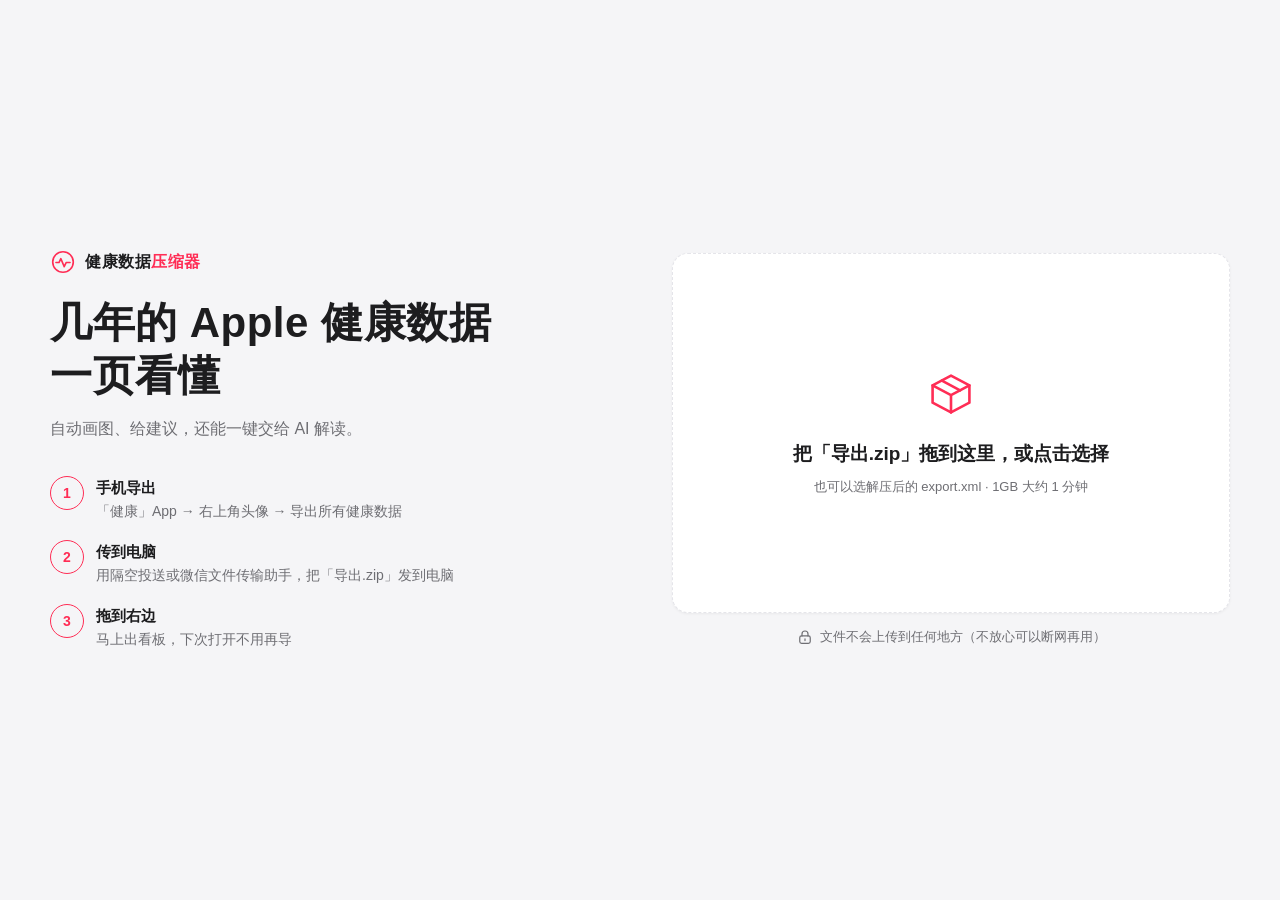
<file: index.html>
<!DOCTYPE html>
<html lang="zh-CN">
<head>
<meta charset="UTF-8">
<meta name="viewport" content="width=device-width, initial-scale=1">
<title>健康数据压缩器 · 我的健康看板</title>
<style>
  /* 主题变量：换风格只改这一段（design/ 里的 5 款就是覆盖这些变量和少量结构） */
  :root {
    --bg:#f5f5f7; --panel:#fff; --tile:#f5f5f7; --ink:#1d1d1f; --sub:#6e6e73; --mute:#aeaeb2; --line:#e5e5ea;
    --accent:#ff2d55; --on-accent:#fff; --accent-soft:#ffe8ee; --accent-ink:#d6204a;
    --data:#2f6fdb; --good:#1f9d55; --good-ink:#177a43; --good-soft:#e3f4ea; --warn:#f0a020; --bad:#d4382c; --bad-ink:#c0352b; --bad-soft:#fde8e6;
    --grid:#e2e2e8; --band:rgba(255,255,255,.7); --track:#e2e2e8; --flat-soft:#e9e9ee;
    --r:16px; --r2:12px; --rb:9px; --shadow:0 1px 3px rgba(0,0,0,.05); --border:0 solid transparent;
    --font:-apple-system,BlinkMacSystemFont,"PingFang SC","Microsoft YaHei",sans-serif;
    --display:var(--font); --num:var(--font); --num-w:700; --h-w:700;
    --topbg:rgba(245,245,247,.88); --side-bg:#fff; --side:248px; --tip:#1d1d1f;
  }
  * { box-sizing:border-box; }
  html { scroll-behavior:smooth; }
  body { margin:0; background:var(--bg); color:var(--ink); font:14px/1.6 var(--font); -webkit-font-smoothing:antialiased; }
  .hide { display:none !important; }
  .ic { display:inline-block; width:18px; height:18px; fill:none; stroke:currentColor; stroke-width:1.6; stroke-linecap:round; stroke-linejoin:round; flex:none; vertical-align:-4px; }
  .logo { display:flex; align-items:center; gap:9px; font-size:16px; font-weight:var(--h-w); letter-spacing:.5px; font-family:var(--display); }
  .logo .ic { width:26px; height:26px; color:var(--accent); stroke-width:1.5; }
  .logo span { color:var(--accent); }
  .num { font-family:var(--num); font-variant-numeric:tabular-nums; }
  button, .btn { font:inherit; font-weight:600; border:1px solid var(--accent); border-radius:var(--rb); padding:8px 16px; cursor:pointer; background:var(--accent); color:var(--on-accent); text-decoration:none; white-space:nowrap; display:inline-flex; align-items:center; gap:7px; }
  .btn.ghost, button.ghost { background:transparent; color:var(--ink); border-color:var(--line); }
  button .ic, .btn .ic { width:16px; height:16px; }
  select { font:inherit; padding:6px 10px; border-radius:var(--rb); border:1px solid var(--line); background:var(--panel); color:var(--ink); }
  .eb { display:none; }

  /* ---------- 导入页：左边说明，右边拖放区 ---------- */
  #landing { min-height:100vh; display:grid; place-items:center; padding:40px; background:var(--bg); }
  .land { width:min(1180px,100%); display:grid; grid-template-columns:1fr 1fr; gap:64px; align-items:center; }
  .land h1 { font-size:42px; line-height:1.25; margin:22px 0 14px; letter-spacing:.5px; font-family:var(--display); font-weight:var(--h-w); }
  .lead { color:var(--sub); font-size:16px; margin:0 0 34px; }
  .steps { margin:0; padding:0; list-style:none; counter-reset:s; display:grid; gap:18px; }
  .steps li { counter-increment:s; display:grid; grid-template-columns:32px 1fr; gap:14px; color:var(--sub); }
  .steps li::before { content:counter(s); width:32px; height:32px; border-radius:50%; border:1px solid var(--accent); color:var(--accent); display:grid; place-items:center; font-weight:600; font-family:var(--num); }
  .steps b { color:var(--ink); display:block; font-size:15px; }
  #drop { border:1.5px dashed var(--line); border-radius:var(--r); min-height:360px; display:grid; place-content:center; justify-items:center; text-align:center; gap:8px; cursor:pointer; transition:.2s; background:var(--panel); padding:30px; box-shadow:var(--shadow); }
  #drop:hover, #drop.over { border-color:var(--accent); background:var(--accent-soft); }
  #drop .ic { width:52px; height:52px; stroke-width:1.2; color:var(--accent); margin-bottom:8px; }
  #drop .big { font-size:19px; font-weight:600; }
  #drop .small { color:var(--sub); font-size:13px; }
  .privacy { font-size:13px; color:var(--sub); text-align:center; margin-top:14px; display:flex; justify-content:center; align-items:center; gap:6px; }
  .privacy a { color:var(--ink); }
  .err { color:var(--bad-ink); background:var(--bad-soft); border-radius:var(--r2); padding:14px 18px; margin-top:14px; display:none; }
  #prog { background:var(--panel); border:var(--border); border-radius:var(--r); padding:28px; box-shadow:var(--shadow); }
  #prog h2 { margin:0; font-size:18px; }
  .bar { height:6px; background:var(--track); border-radius:3px; overflow:hidden; margin:16px 0 8px; }
  .bar i { display:block; height:100%; width:0; background:var(--accent); transition:width .2s; }
  #progText { font-size:13px; color:var(--sub); font-variant-numeric:tabular-nums; }

  /* ---------- 看板：左侧栏 + 右侧主区 ---------- */
  #result { display:grid; grid-template-columns:var(--side) 1fr; min-height:100vh; }
  .side { position:sticky; top:0; height:100vh; background:var(--side-bg); border-right:1px solid var(--line); padding:24px 16px; display:flex; flex-direction:column; gap:26px; }
  .side nav { display:grid; gap:2px; }
  .side nav a { display:flex; align-items:center; gap:11px; padding:9px 12px; border-radius:var(--rb); color:var(--sub); text-decoration:none; font-weight:500; transition:.15s; }
  .side nav a:hover { color:var(--ink); background:var(--tile); }
  .side nav a.on { background:var(--accent-soft); color:var(--accent-ink); font-weight:600; }
  .side-foot { margin-top:auto; display:grid; gap:14px; }
  .stats { display:grid; grid-template-columns:1fr 1fr; gap:8px; }
  .stat { background:var(--tile); border-radius:var(--r2); padding:8px 10px; }
  .stat .v { font-size:16px; font-weight:var(--num-w); font-family:var(--num); font-variant-numeric:tabular-nums; }
  .stat .l { font-size:11px; color:var(--sub); }
  .stat .v span { display:none; }
  .stat.wide { grid-column:span 2; }
  .stat.wide .v { display:flex; align-items:baseline; gap:6px; }
  .stat.wide .v span { display:inline; font-size:12px; font-weight:500; color:var(--sub); font-family:var(--font); }
  .stat.wide .v em { margin-left:auto; font-style:normal; font-size:13px; color:var(--data); }
  .sbar { height:4px; background:var(--track); border-radius:2px; margin:5px 0 4px; overflow:hidden; }
  .sbar i { display:block; height:100%; background:var(--data); border-radius:2px; }
  .memo { display:grid; gap:4px; font-size:12px; color:var(--sub); }
  .memo span { display:flex; gap:6px; align-items:flex-start; }
  .memo .ic { width:14px; height:14px; margin-top:2px; }
  .memo a { color:var(--ink); font-weight:600; }

  .main { min-width:0; padding:0 28px 40px; }
  .top { position:sticky; top:0; z-index:5; display:flex; justify-content:space-between; align-items:center; gap:20px; padding:18px 0 14px; background:var(--topbg); backdrop-filter:blur(14px); -webkit-backdrop-filter:blur(14px); }
  .tt { font-size:22px; margin:0; font-family:var(--display); font-weight:var(--h-w); }
  .top .sub { color:var(--sub); font-size:13px; }
  .tools { display:flex; align-items:center; gap:10px; }
  .seg { display:flex; padding:3px; gap:2px; background:#e8e8ed; border-radius:10px; }
  .seg button { background:none; border:0; color:var(--sub); font-weight:500; padding:6px 14px; border-radius:8px; transition:.15s; }
  .seg button:hover { color:var(--ink); }
  .seg button.on { background:var(--panel); color:var(--ink); font-weight:600; box-shadow:0 1px 3px rgba(0,0,0,.1), 0 0 0 .5px rgba(0,0,0,.04); }
  section.card { background:var(--panel); border:var(--border); border-radius:var(--r); padding:22px 24px; margin-bottom:18px; box-shadow:var(--shadow); scroll-margin-top:80px; }
  .sh { display:flex; align-items:baseline; gap:14px; flex-wrap:wrap; margin-bottom:16px; }
  h2 { font-size:17px; margin:0; font-family:var(--display); font-weight:var(--h-w); }
  .cap { font-size:12px; color:var(--sub); }
  .note { font-size:12px; color:var(--sub); background:var(--tile); border-radius:8px; padding:6px 10px; margin:-6px 0 12px; display:inline-block; }
  .duo { display:grid; grid-template-columns:2fr 1fr; gap:18px; }
  .duo:has(#sec-sleep.hide), .duo:has(#sec-train.hide) { grid-template-columns:1fr; }

  /* 建议 */
  #advice h3 { font-size:13px; color:var(--sub); font-weight:600; margin:0 0 10px; }
  .adv { display:grid; grid-template-columns:1fr 340px; gap:20px; align-items:start; }
  .adv-main { display:grid; gap:18px; min-width:0; }
  .row3 { display:grid; grid-template-columns:repeat(auto-fit,minmax(220px,1fr)); gap:12px; }
  .ad { background:var(--tile); border-radius:var(--r2); padding:16px 18px; border-left:3px solid var(--mute); }
  .ad.bad { border-left-color:var(--bad); background:var(--bad-soft); }
  .ad.warn { border-left-color:var(--warn); }
  .ad.pat { border-left-color:var(--data); }
  .adt { font-weight:600; font-size:15px; display:flex; align-items:center; gap:7px; }
  .adt .ic { color:var(--data); }
  .ad.bad .adt .ic { color:var(--bad); }
  .adb { font-size:28px; font-weight:var(--num-w); font-family:var(--num); font-variant-numeric:tabular-nums; margin-top:4px; line-height:1.3; }
  .ads { font-size:12px; color:var(--sub); }
  .ada { font-size:13px; margin-top:12px; display:flex; gap:7px; align-items:flex-start; }
  .ada .ic { width:15px; height:15px; margin-top:2px; color:var(--accent); }
  .gg { position:relative; height:6px; background:var(--track); border-radius:3px; margin:14px 0 24px; }
  .gg i { position:absolute; left:0; top:0; bottom:0; background:var(--warn); border-radius:3px; }
  .gg b { position:absolute; top:-5px; width:2px; height:16px; background:var(--good); }
  .gg span { position:absolute; top:12px; transform:translateX(-50%); font-size:11px; color:var(--good-ink); white-space:nowrap; }
  .adv-side { display:grid; gap:18px; align-content:start; }
  .li { display:grid; grid-template-columns:8px 1fr auto; gap:10px; align-items:center; padding:10px 12px; background:var(--tile); border-radius:var(--r2); margin-bottom:6px; }
  .li > i { width:7px; height:7px; border-radius:50%; background:var(--warn); }
  .li.good > i { background:var(--good); }
  .li b { display:block; font-size:13px; font-weight:600; }
  .li span { font-size:12px; color:var(--sub); }
  .li em { font-style:normal; font-weight:var(--num-w); font-family:var(--num); font-variant-numeric:tabular-nums; }
  .li.good em { color:var(--good-ink); }
  .pats { display:grid; grid-template-columns:repeat(auto-fit,minmax(300px,1fr)); gap:12px; }
  .pg { display:grid; grid-template-columns:auto 1fr 1fr; gap:6px 10px; align-items:center; margin-top:10px; font-size:13px; }
  .pg .dl { display:block; font-size:11px; color:var(--data); font-weight:600; }
  .pg b { font-size:12px; color:var(--sub); font-weight:500; }
  .pb { position:relative; height:22px; background:var(--track); border-radius:5px; overflow:hidden; }
  .pb i { position:absolute; left:0; top:0; bottom:0; background:var(--mute); }
  .pb.win i { background:var(--data); }
  .pb em { position:absolute; left:8px; top:2px; font-style:normal; font-weight:600; font-size:12px; color:#fff; text-shadow:0 0 3px rgba(0,0,0,.3); font-family:var(--num); }

  /* 趋势 */
  .lg { display:inline-flex; align-items:center; gap:6px; margin-right:12px; }
  .lg i { display:inline-block; width:20px; }
  .l-thick { border-top:3px solid var(--data); }
  .l-thin { border-top:1.5px solid var(--data); opacity:.4; }
  .l-dash { border-top:2px dashed var(--good); }
  .trends { display:grid; grid-template-columns:repeat(3,minmax(0,1fr)); gap:12px; }
  .m { background:var(--tile); border-radius:var(--r2); padding:16px 16px 6px; min-width:0; transition:box-shadow .15s, background .15s; }
  .m:hover, .ad:hover, .li:hover { background:var(--panel); box-shadow:0 0 0 1px var(--line), 0 6px 20px rgba(0,0,0,.06); }
  .ad, .li { transition:box-shadow .15s, background .15s; }
  .mh { display:flex; justify-content:space-between; align-items:flex-start; gap:8px; }
  .mh b { font-size:15px; font-weight:600; }
  .u { font-size:12px; color:var(--sub); margin-left:6px; }
  .badge { font-size:12px; font-weight:600; padding:2px 9px; border-radius:20px; white-space:nowrap; }
  .badge.good { background:var(--good-soft); color:var(--good-ink); }
  .badge.bad { background:var(--bad-soft); color:var(--bad-ink); }
  .badge.flat { background:var(--flat-soft); color:var(--sub); }
  .big { font-size:28px; font-weight:var(--num-w); font-family:var(--num); font-variant-numeric:tabular-nums; margin:6px 0 2px; line-height:1.3; }
  .big span { font-size:12px; font-weight:400; color:var(--sub); margin-left:6px; font-family:var(--font); }
  .big small { display:block; font-size:12px; font-weight:400; color:var(--sub); font-family:var(--font); }
  .plot, #sleepPlot { width:100%; }
  .m { display:flex; flex-direction:column; }
  .m .plot { margin-top:auto; }
  .mean { display:flex; gap:8px; align-items:flex-start; font-size:12px; line-height:1.55; color:var(--ink); margin:8px 0 6px; }
  .mean em { display:block; font-style:normal; color:var(--sub); }
  .lv { flex:none; font-size:11px; font-weight:600; padding:1px 7px; border-radius:5px; margin-top:1px; }
  .lv.good { background:var(--good-soft); color:var(--good-ink); }
  .lv.ok { background:var(--flat-soft); color:var(--sub); }
  .lv.warn { background:#fdf0dc; color:#a86500; }
  .lv.bad { background:var(--bad-soft); color:var(--bad-ink); }
  svg { display:block; overflow:visible; }
  svg .ax { font-size:11px; fill:var(--sub); font-family:var(--font); }
  svg .yr { font-size:12px; font-weight:600; fill:var(--ink); font-family:var(--num); }
  svg .nd { font-size:12px; fill:var(--mute); }
  .sb { opacity:.85; transition:opacity .12s; }
  svg.hov .sb { opacity:.25; }
  svg.hov .sb.on { opacity:1; }
  svg .tl { font-size:11px; font-weight:700; fill:var(--ink); font-family:var(--num); paint-order:stroke; stroke:var(--panel); stroke-width:3px; }
  .tgl { font-size:12px; color:var(--good-ink); display:flex; align-items:center; gap:6px; margin-top:2px; }
  .tgl i { width:18px; border-top:2px dashed var(--good); }

  /* 训练 */
  .tr { display:grid; grid-template-columns:92px 1fr auto; align-items:center; gap:10px; padding:6px 8px; margin:0 -8px; border-radius:8px; font-size:13px; transition:background .12s; }
  .tr:hover { background:color-mix(in srgb, var(--data) 6%, transparent); }
  #train:hover .tr:not(:hover) .tb i { opacity:.35; }
  .tb i { transition:opacity .12s; }
  .tb { height:10px; background:var(--tile); border-radius:5px; overflow:hidden; }
  .tb i { display:block; height:100%; background:var(--data); border-radius:5px; }
  .tv { color:var(--sub); font-size:12px; font-variant-numeric:tabular-nums; }
  .tv b { color:var(--ink); font-family:var(--num); }

  /* AI */
  .ai { display:grid; grid-template-columns:1fr auto; gap:16px; align-items:center; }
  .btns { display:flex; flex-wrap:wrap; gap:10px; }
  .opts { display:flex; flex-wrap:wrap; gap:10px 22px; align-items:center; margin-bottom:12px; }
  .opts label { display:flex; align-items:center; gap:7px; cursor:pointer; }
  .optl { color:var(--sub); margin-right:-14px; }
  .seg.sm button { padding:4px 12px; font-size:13px; }
  input[type=checkbox] { appearance:none; -webkit-appearance:none; width:17px; height:17px; margin:0; border:1.5px solid var(--mute); border-radius:5px; background:var(--panel); display:grid; place-items:center; cursor:pointer; transition:.15s; }
  input[type=checkbox]::after { content:""; width:5px; height:9px; border:solid #fff; border-width:0 2px 2px 0; transform:rotate(45deg) translate(-1px,-1px); opacity:0; }
  input[type=checkbox]:checked { background:var(--accent); border-color:var(--accent); }
  input[type=checkbox]:checked::after { opacity:1; }
  details { margin-top:14px; }
  summary { cursor:pointer; color:var(--sub); margin-bottom:12px; }
  textarea { width:100%; height:320px; font:12px/1.5 ui-monospace,Menlo,monospace; border:1px solid var(--line); border-radius:var(--r2); padding:12px; resize:vertical; background:var(--tile); color:var(--ink); }
  textarea:focus { outline:none; border-color:var(--accent); }
  #tip { position:fixed; display:none; pointer-events:none; background:var(--tip); color:#fff; font-size:12px; line-height:1.6; padding:7px 11px; border-radius:8px; z-index:9; box-shadow:0 4px 14px rgba(0,0,0,.18); }

  /* 窄屏退回单栏 */
  @media (max-width:1100px) {
    .land, .adv, .duo, .ai, .pats { grid-template-columns:1fr; }
    .trends { grid-template-columns:repeat(auto-fill,minmax(320px,1fr)); }
    #result { display:block; }
    .side { position:static; height:auto; flex-direction:row; flex-wrap:wrap; align-items:center; border-right:0; border-bottom:1px solid var(--line); }
    .side nav { display:none; }
    .side-foot { margin:0; }
    .top { position:static; flex-wrap:wrap; }
    .main { padding:0 14px 30px; }
  }
</style>
<!--THEME-->
</head>
<body>
<!-- 自己画的线条图标，currentColor 跟随文字颜色 -->
<svg width="0" height="0" style="position:absolute" aria-hidden="true"><defs>
  <symbol id="i-logo" viewBox="0 0 24 24"><circle cx="12" cy="12" r="9.5"/><path d="M5.5 12.5h2.8l1.7-3.6 3.1 7.4 1.8-3.8h3.6"/></symbol>
  <symbol id="i-advice" viewBox="0 0 24 24"><path d="M11 3.5l1.8 4.9 4.9 1.8-4.9 1.8L11 16.9l-1.8-4.9-4.9-1.8 4.9-1.8z"/><path d="M18 15.5v5M15.5 18h5"/></symbol>
  <symbol id="i-trend" viewBox="0 0 24 24"><path d="M4 4v16h16"/><path d="M7.5 15.5l3.5-4.2 3 2.6 5-6.4"/><path d="M15.4 7.5H19v3.6"/></symbol>
  <symbol id="i-sleep" viewBox="0 0 24 24"><path d="M19.5 14.6A8 8 0 0 1 9.4 4.5a8 8 0 1 0 10.1 10.1z"/><path d="M15.5 4h3.5l-3.5 4h3.5"/></symbol>
  <symbol id="i-train" viewBox="0 0 24 24"><path d="M12 3.5A8.5 8.5 0 1 1 3.5 12"/><path d="M12 7.2A4.8 4.8 0 1 1 7.2 12"/><circle cx="12" cy="12" r="1.2"/></symbol>
  <symbol id="i-ai" viewBox="0 0 24 24"><path d="M20 12a8 8 0 0 1-11.7 7.1L4 20l1-4.1A8 8 0 1 1 20 12z"/><path d="M12 8.2l.9 2.5 2.5.9-2.5.9-.9 2.5-.9-2.5-2.5-.9 2.5-.9z"/></symbol>
  <symbol id="i-box" viewBox="0 0 24 24"><path d="M3.5 8L12 3.5 20.5 8v8L12 20.5 3.5 16z"/><path d="M3.5 8L12 12.5 20.5 8M12 12.5v8"/><path d="M7.8 5.8l8.4 4.5"/></symbol>
  <symbol id="i-lock" viewBox="0 0 24 24"><rect x="5" y="10.5" width="14" height="10" rx="2.5"/><path d="M8 10.5V8a4 4 0 0 1 8 0v2.5M12 14.5v2.2"/></symbol>
  <symbol id="i-save" viewBox="0 0 24 24"><ellipse cx="12" cy="6" rx="7" ry="2.6"/><path d="M5 6v12c0 1.4 3.1 2.6 7 2.6s7-1.2 7-2.6V6M5 12c0 1.4 3.1 2.6 7 2.6s7-1.2 7-2.6"/></symbol>
  <symbol id="i-warn" viewBox="0 0 24 24"><path d="M12 4l9 15.5H3z"/><path d="M12 10v4.2M12 16.9v.1"/></symbol>
  <symbol id="i-go" viewBox="0 0 24 24"><path d="M5 12h13M13 7l5 5-5 5"/></symbol>
  <symbol id="i-pattern" viewBox="0 0 24 24"><path d="M4 20h16M7.5 20v-6M11.5 20V8M15.5 20v-8.5M19 20V5"/></symbol>
  <symbol id="i-copy" viewBox="0 0 24 24"><rect x="8.5" y="8.5" width="11" height="11" rx="2"/><path d="M15.5 8.5V6A1.5 1.5 0 0 0 14 4.5H6A1.5 1.5 0 0 0 4.5 6v8A1.5 1.5 0 0 0 6 15.5h2.5"/></symbol>
  <symbol id="i-ext" viewBox="0 0 24 24"><path d="M10.5 5H6a1 1 0 0 0-1 1v12a1 1 0 0 0 1 1h12a1 1 0 0 0 1-1v-4.5"/><path d="M14 4h6v6M20 4l-9 9"/></symbol>
  <symbol id="i-down" viewBox="0 0 24 24"><path d="M12 4v11M7.5 10.5L12 15l4.5-4.5M5 19.5h14"/></symbol>
  <symbol id="i-check" viewBox="0 0 24 24"><path d="M5 12.5l4.5 4.5L19 7.5"/></symbol>
  <symbol id="i-back" viewBox="0 0 24 24"><path d="M19 12H6M11 7l-5 5 5 5"/></symbol>
</defs></svg>

<!-- 导入页 -->
<div id="landing">
  <div class="land">
    <div>
      <div class="logo"><svg class="ic"><use href="#i-logo"/></svg><div>健康数据<span>压缩器</span></div></div>
      <h1>几年的 Apple 健康数据<br>一页看懂</h1>
      <p class="lead">自动画图、给建议，还能一键交给 AI 解读。</p>
      <ol class="steps">
        <li><div><b>手机导出</b>「健康」App → 右上角头像 → 导出所有健康数据</div></li>
        <li><div><b>传到电脑</b>用隔空投送或微信文件传输助手，把「导出.zip」发到电脑</div></li>
        <li><div><b>拖到右边</b>马上出看板，下次打开不用再导</div></li>
      </ol>
    </div>
    <div>
      <div id="pick">
        <div id="drop">
          <svg class="ic"><use href="#i-box"/></svg>
          <div class="big">把「导出.zip」拖到这里，或点击选择</div>
          <div class="small">也可以选解压后的 export.xml · 1GB 大约 1 分钟</div>
        </div>
        <input type="file" id="file" accept=".zip,.xml" hidden>
        <div class="privacy"><svg class="ic"><use href="#i-lock"/></svg>文件不会上传到任何地方（不放心可以断网再用）</div>
        <div class="privacy hide" id="back"><a href="#" id="backLink"><svg class="ic"><use href="#i-back"/></svg> 不换了，回到上次的看板</a></div>
      </div>
      <div class="hide" id="prog">
        <h2>正在读取…</h2>
        <div class="bar"><i id="barI"></i></div>
        <div id="progText">准备中</div>
      </div>
      <div class="err" id="err"></div>
    </div>
  </div>
</div>

<!-- 看板 -->
<div id="result" class="hide">
  <aside class="side">
    <div class="logo"><svg class="ic"><use href="#i-logo"/></svg><div>健康数据<span>压缩器</span></div></div>
    <nav id="nav">
      <a href="#sec-advice" class="on"><svg class="ic"><use href="#i-advice"/></svg><span>给你的建议</span></a>
      <a href="#sec-trend"><svg class="ic"><use href="#i-trend"/></svg><span>这几年的变化</span></a>
      <a href="#sec-sleep"><svg class="ic"><use href="#i-sleep"/></svg><span>几点睡几点醒</span></a>
      <a href="#sec-train"><svg class="ic"><use href="#i-train"/></svg><span>常做的训练</span></a>
      <a href="#sec-ai"><svg class="ic"><use href="#i-ai"/></svg><span>让 AI 解读</span></a>
    </nav>
    <div class="side-foot">
      <div class="stats" id="stats"></div>
      <div class="memo" id="memo"></div>
    </div>
  </aside>

  <main class="main">
    <header class="top">
      <div><div class="eb">Health Report</div><h1 class="tt">我的健康看板</h1><div class="sub" id="who"></div></div>
      <div class="tools">
        <div class="seg" id="segRange"><button data-v="1">近 1 年</button><button data-v="2">近 2 年</button><button data-v="3">近 3 年</button><button data-v="0">全部</button></div>
        <input type="hidden" id="optRange" value="0">
        <button id="copyTop"><svg class="ic"><use href="#i-copy"/></svg>复制给 AI</button>
      </div>
    </header>

    <section class="card" id="sec-advice">
      <div class="sh"><div class="eb">01 · Advice</div><h2>给你的建议</h2><span class="cap">按你的数据和常见健康建议自动算出，不联网，不是医疗诊断</span></div>
      <div id="advice"></div>
    </section>

    <section class="card" id="sec-trend">
      <div class="sh"><div class="eb">02 · Trends</div><h2>这几年的变化</h2>
        <span class="cap"><span class="lg"><i class="l-thick"></i>走势（3 个月平均）</span><span class="lg"><i class="l-thin"></i>每月</span><span class="lg"><i class="l-dash"></i>建议值</span></span></div>
      <div class="trends" id="trends"></div>
    </section>

    <div class="duo">
      <section class="card" id="sec-sleep">
        <div class="sh"><div class="eb">03 · Sleep</div><h2>几点睡、几点醒</h2><span class="cap">每根柱子 = 那个月平均从几点睡到几点醒，越整齐越规律</span></div>
        <div class="note" id="sleepNote"></div>
        <div id="sleepPlot"></div>
      </section>
      <section class="card" id="sec-train">
        <div class="sh"><div class="eb">04 · Training</div><h2>常做的训练</h2></div>
        <div id="train"></div>
      </section>
    </div>

    <section class="card" id="sec-ai">
      <div class="ai">
        <div><div class="eb">05 · AI</div><h2>让 AI 帮你解读</h2><div class="cap">上面的数据已整理成一段文字，复制后粘贴给任意 AI，它会按固定格式写解读</div></div>
        <div class="btns">
          <button id="copy"><svg class="ic"><use href="#i-copy"/></svg>复制给 AI 的文字</button>
          <button class="ghost" id="save"><svg class="ic"><use href="#i-down"/></svg>下载为 txt</button>
        </div>
      </div>
      <details>
        <summary>看看这段文字 · <span id="size"></span></summary>
        <div class="opts">
          <span class="optl">明细</span><div class="seg sm" id="segGran"><button data-v="month" class="on">按月</button><button data-v="week">按周</button></div>
          <input type="hidden" id="optGran" value="month">
          <label><input type="checkbox" id="optFull" checked> 全部指标</label>
          <label><input type="checkbox" id="optProfile" checked> 带上性别和年龄</label>
          <label><input type="checkbox" id="optPrompt" checked> 附上分析要求</label>
        </div>
        <textarea id="out" readonly></textarea>
      </details>
    </section>
  </main>
</div>
<div id="tip"></div>

<script>
// CORE-BEGIN 解析与汇总（不碰 DOM，可在 Node 里测试）
const HD = (() => {
  // 取「每天平均」的指标
  const AVG = {
    HKQuantityTypeIdentifierRestingHeartRate: 'rhr',
    HKQuantityTypeIdentifierHeartRateVariabilitySDNN: 'hrv',
    HKQuantityTypeIdentifierWalkingHeartRateAverage: 'whr',
    HKQuantityTypeIdentifierVO2Max: 'vo2',
    HKQuantityTypeIdentifierHeartRateRecoveryOneMinute: 'hrr',
    HKQuantityTypeIdentifierRespiratoryRate: 'resp',
    HKQuantityTypeIdentifierOxygenSaturation: 'spo2',
    HKQuantityTypeIdentifierAppleSleepingWristTemperature: 'wtemp',
    HKQuantityTypeIdentifierBodyMass: 'weight',
    HKQuantityTypeIdentifierBodyFatPercentage: 'fat',
  };
  // 取「每天累加」的指标：手机和手表会重复记录，按来源分别累加后取最大的那个
  const SUM = {
    HKQuantityTypeIdentifierStepCount: 'steps',
    HKQuantityTypeIdentifierActiveEnergyBurned: 'kcalR',
    HKQuantityTypeIdentifierAppleExerciseTime: 'exR',
    HKQuantityTypeIdentifierTimeInDaylight: 'daylight',
  };
  const ASLEEP = new Set(['AsleepCore', 'AsleepDeep', 'AsleepREM', 'AsleepUnspecified', 'Asleep']);

  // core = 默认只放这些；hint 写在「每年平均」里，人和 AI 都能看懂
  const COLS = [
    { k: 'rhr', core: 1, label: '静息心率', unit: '次/分', d: 1, hint: '越低越好' },
    { k: 'hrv', core: 1, label: 'HRV', unit: '毫秒', d: 0, hint: '越高越好，反映身体恢复' },
    { k: 'whr', label: '步行心率', unit: '次/分', d: 1, hint: '越低越好' },
    { k: 'vo2', core: 1, label: '最大摄氧量', unit: '毫升/公斤/分', d: 1, hint: '心肺耐力，越高越好' },
    { k: 'hrr', label: '心率恢复', unit: '次/分', d: 0, hint: '运动后 1 分钟心率降多少，越大越好' },
    { k: 'sleep', core: 1, label: '睡眠', unit: '小时/晚', d: 1, hint: '真正睡着的时长' },
    { k: 'deep', core: 1, label: '深睡', unit: '分钟/晚', d: 0 },
    { k: 'rem', label: 'REM睡眠', unit: '分钟/晚', d: 0 },
    { k: 'awake', label: '夜醒', unit: '分钟/晚', d: 0 },
    { k: 'bed', core: 1, label: '入睡', fmt: 'clock', hint: '平均时刻' },
    { k: 'wake', core: 1, label: '醒来', fmt: 'clock', hint: '平均时刻' },
    { k: 'bedSd', core: 1, src: 'bed', agg: 'sd', label: '入睡波动', unit: '分钟', d: 0, hint: '越小作息越规律' },
    { k: 'steps', core: 1, label: '步数', unit: '步/天', d: 0 },
    { k: 'kcal', label: '活动能量', unit: '千卡/天', d: 0, hint: '红环' },
    { k: 'ex', core: 1, label: '锻炼', unit: '分钟/天', d: 0, hint: '绿环，中等强度以上' },
    { k: 'stand', label: '站立', unit: '小时/天', d: 1, hint: '蓝环' },
    { k: 'daylight', label: '日照', unit: '分钟/天', d: 0 },
    { k: 'wkN', core: 1, agg: 'rate', label: '训练', unit: '次/周', d: 1 },
    { k: 'wkMin', agg: 'rate', label: '训练时长', unit: '分钟/周', d: 0 },
    { k: 'resp', label: '呼吸率', unit: '次/分', d: 1 },
    { k: 'spo2', label: '血氧', unit: '%', d: 1 },
    { k: 'wtemp', label: '腕温偏差', unit: '°C', d: 2, hint: '相对个人基线' },
    { k: 'weight', core: 1, label: '体重', unit: '公斤', d: 1 },
    { k: 'fat', label: '体脂率', unit: '%', d: 1 },
  ];
  const DATA_KEYS = ['rhr', 'hrv', 'sleep', 'steps', 'kcal', 'ex', 'vo2', 'weight'];
  const WATCH_KEYS = ['rhr', 'hrv', 'sleep', 'kcal', 'ex', 'stand', 'wkN'];

  const WORKOUT = {
    Running: '跑步', Walking: '步行', Cycling: '骑行', Hiking: '徒步', Swimming: '游泳', Yoga: '瑜伽', Pilates: '普拉提',
    TraditionalStrengthTraining: '力量训练', FunctionalStrengthTraining: '功能性力量训练', CoreTraining: '核心训练',
    HighIntensityIntervalTraining: '高强度间歇训练', MixedCardio: '混合有氧', Elliptical: '椭圆机', Rowing: '划船',
    StairClimbing: '爬楼梯', Stairs: '爬楼梯', JumpRope: '跳绳', Dance: '舞蹈', SocialDance: '舞蹈', CardioDance: '有氧舞蹈',
    Badminton: '羽毛球', Basketball: '篮球', Soccer: '足球', TableTennis: '乒乓球', Tennis: '网球', Golf: '高尔夫',
    MindAndBody: '身心训练', Flexibility: '柔韧训练', Cooldown: '放松整理', Boxing: '拳击', Kickboxing: '搏击',
    MartialArts: '武术', Climbing: '攀岩', SnowSports: '雪上运动', DownhillSkiing: '滑雪', Snowboarding: '单板滑雪',
    Taichi: '太极', SwimBikeRun: '铁人三项', Barre: '芭蕾塑形', Other: '其他',
  };

  function attr(line, name) {
    const k = ' ' + name + '="';
    const i = line.indexOf(k);
    if (i < 0) return null;
    const s = i + k.length;
    return line.slice(s, line.indexOf('"', s));
  }
  // "2023-01-01 23:30:00 +0800" → 按当地钟面时间算的毫秒数（不做时区换算，出差时也按当地作息算）
  function wall(s) {
    return Date.UTC(+s.slice(0, 4), +s.slice(5, 7) - 1, +s.slice(8, 10), +s.slice(11, 13), +s.slice(14, 16), +s.slice(17, 19));
  }
  const iso = t => new Date(t).toISOString().slice(0, 10);
  const dayMs = 864e5;

  function conv(key, unit, v) {
    if (key === 'spo2' || key === 'fat') return v <= 1.5 ? v * 100 : v;
    if (key === 'weight') return unit === 'lb' ? v * 0.45359237 : unit === 'g' ? v / 1000 : v;
    if (key === 'kcalR') return unit === 'kJ' ? v / 4.184 : v;
    if (key === 'wtemp') return unit === 'degF' ? v * 5 / 9 : v;
    return v;
  }

  // ---------- 读文件：zip 里直接流式解压 export.xml，不需要先解压 ----------
  async function view(file, a, b) { return new DataView(await file.slice(a, b).arrayBuffer()); }

  async function openExport(file) {
    const head = await view(file, 0, 4);
    if (head.byteLength < 4 || head.getUint32(0, true) !== 0x04034b50) {
      return { stream: file.stream(), total: file.size, method: 0 };
    }
    if (typeof DecompressionStream === 'undefined') throw new Error('NO_DECOMPRESS');
    const tailStart = Math.max(0, file.size - 65557);
    const tail = await view(file, tailStart, file.size);
    let eocd = -1;
    for (let i = tail.byteLength - 22; i >= 0; i--) if (tail.getUint32(i, true) === 0x06054b50) { eocd = i; break; }
    if (eocd < 0) throw new Error('BAD_ZIP');
    let cdSize = tail.getUint32(eocd + 12, true), cdOff = tail.getUint32(eocd + 16, true);
    if (eocd >= 20 && tail.getUint32(eocd - 20, true) === 0x07064b50) {
      const z64 = Number(tail.getBigUint64(eocd - 20 + 8, true));
      const z = await view(file, z64, z64 + 56);
      if (z.getUint32(0, true) === 0x06064b50) {
        cdSize = Number(z.getBigUint64(40, true));
        cdOff = Number(z.getBigUint64(48, true));
      }
    }
    const cd = await view(file, cdOff, cdOff + cdSize);
    const dec = new TextDecoder();
    let p = 0, hit = null;
    while (p + 46 <= cd.byteLength && cd.getUint32(p, true) === 0x02014b50) {
      const method = cd.getUint16(p + 10, true);
      let comp = cd.getUint32(p + 20, true), size = cd.getUint32(p + 24, true), off = cd.getUint32(p + 42, true);
      const nLen = cd.getUint16(p + 28, true), xLen = cd.getUint16(p + 30, true), cLen = cd.getUint16(p + 32, true);
      const name = dec.decode(new Uint8Array(cd.buffer, p + 46, nLen));
      if (/(^|\/)export\.xml$/.test(name)) {
        for (let q = p + 46 + nLen, xe = q + xLen; q + 4 <= xe;) {
          const id = cd.getUint16(q, true), len = cd.getUint16(q + 2, true);
          if (id === 1) { // ZIP64：超过 4GB 的字段放在这里
            let r = q + 4;
            if (size === 0xffffffff) { size = Number(cd.getBigUint64(r, true)); r += 8; }
            if (comp === 0xffffffff) { comp = Number(cd.getBigUint64(r, true)); r += 8; }
            if (off === 0xffffffff) { off = Number(cd.getBigUint64(r, true)); r += 8; }
          }
          q += 4 + len;
        }
        hit = { method, comp, off };
        break;
      }
      p += 46 + nLen + xLen + cLen;
    }
    if (!hit) throw new Error('NO_EXPORT_XML');
    if (hit.method !== 0 && hit.method !== 8) throw new Error('BAD_ZIP');
    const lh = await view(file, hit.off, hit.off + 30);
    const start = hit.off + 30 + lh.getUint16(26, true) + lh.getUint16(28, true);
    return { stream: file.slice(start, start + hit.comp).stream(), total: hit.comp, method: hit.method };
  }

  // ---------- 逐行解析 ----------
  function newState() {
    return { n: 0, days: new Map(), nights: new Map(), workouts: [], dob: null, sex: null, exportDate: null };
  }
  function day(S, key) {
    let d = S.days.get(key);
    if (!d) S.days.set(key, d = { avg: {}, sum: {}, act: null });
    return d;
  }

  function onRecord(S, line) {
    S.n++;
    const type = attr(line, 'type');
    let key = AVG[type];
    if (key) {
      const v = conv(key, attr(line, 'unit'), parseFloat(attr(line, 'value')));
      if (!isFinite(v)) return;
      const a = day(S, attr(line, 'startDate').slice(0, 10)).avg;
      const acc = a[key] || (a[key] = [0, 0]);
      acc[0] += v; acc[1]++;
      return;
    }
    key = SUM[type];
    if (key) {
      const v = conv(key, attr(line, 'unit'), parseFloat(attr(line, 'value')));
      if (!isFinite(v)) return;
      const s = day(S, attr(line, 'startDate').slice(0, 10)).sum;
      const src = attr(line, 'sourceName') || '?';
      const m = s[key] || (s[key] = new Map());
      m.set(src, (m.get(src) || 0) + v);
      return;
    }
    if (type === 'HKCategoryTypeIdentifierSleepAnalysis') onSleep(S, line);
  }

  function onSleep(S, line) {
    const v = (attr(line, 'value') || '').replace('HKCategoryValueSleepAnalysis', '');
    const a = wall(attr(line, 'startDate')), b = wall(attr(line, 'endDate'));
    const mins = (b - a) / 6e4;
    if (!(mins > 0) || mins > 1440) return;
    const h = new Date(a).getUTCHours();
    if (h >= 11 && h < 18) return; // 白天小睡不算进夜间睡眠
    const night = iso(a + 6 * 36e5); // 18 点以后开始的睡眠，算到第二天早上那一晚
    const src = attr(line, 'sourceName') || '?';
    let m = S.nights.get(night);
    if (!m) S.nights.set(night, m = new Map());
    let o = m.get(src);
    if (!o) m.set(src, o = { asleep: 0, deep: 0, rem: 0, awake: 0, staged: false, start: Infinity, end: -Infinity });
    if (ASLEEP.has(v)) {
      o.asleep += mins;
      if (a < o.start) o.start = a;
      if (b > o.end) o.end = b;
      if (v === 'AsleepDeep') { o.deep += mins; o.staged = true; }
      else if (v === 'AsleepREM') { o.rem += mins; o.staged = true; }
      else if (v === 'AsleepCore') o.staged = true;
    } else if (v === 'Awake') o.awake += mins;
  }

  function onWorkout(S, line) {
    const t = (attr(line, 'workoutActivityType') || '').replace('HKWorkoutActivityType', '');
    let dur = parseFloat(attr(line, 'duration'));
    const u = attr(line, 'durationUnit');
    if (u === 's') dur /= 60; else if (u === 'hr') dur *= 60;
    const date = (attr(line, 'startDate') || '').slice(0, 10);
    if (date) S.workouts.push({ date, type: t, min: isFinite(dur) ? dur : 0 });
  }

  function onActivity(S, line) {
    const date = attr(line, 'dateComponents');
    if (!date) return;
    let kcal = parseFloat(attr(line, 'activeEnergyBurned')) || 0;
    if (attr(line, 'activeEnergyBurnedUnit') === 'kJ') kcal /= 4.184;
    const ex = parseFloat(attr(line, 'appleExerciseTime')) || 0;
    const stand = parseFloat(attr(line, 'appleStandHours')) || 0;
    if (kcal > 0 || ex > 0 || stand > 0) day(S, date).act = { kcal, ex, stand }; // 全 0 = 那天没戴表
  }

  function onLine(S, line) {
    let i = 0;
    while (line.charCodeAt(i) === 32 || line.charCodeAt(i) === 9) i++;
    if (line.charCodeAt(i) !== 60) return;
    switch (line.charCodeAt(i + 1)) {
      case 82: if (line.startsWith('<Record ', i)) onRecord(S, line); break;
      case 87: if (line.startsWith('<Workout ', i)) onWorkout(S, line); break;
      case 65: if (line.startsWith('<ActivitySummary ', i)) onActivity(S, line); break;
      case 77:
        if (line.startsWith('<Me ', i)) {
          S.dob = attr(line, 'HKCharacteristicTypeIdentifierDateOfBirth') || null;
          S.sex = { HKBiologicalSexFemale: '女', HKBiologicalSexMale: '男' }[attr(line, 'HKCharacteristicTypeIdentifierBiologicalSex')] || null;
        }
        break;
      case 69: if (line.startsWith('<ExportDate ', i)) S.exportDate = (attr(line, 'value') || '').slice(0, 10) || null; break;
    }
  }

  async function digest(file, onProgress) {
    const src = await openExport(file);
    let read = 0;
    let st = src.stream.pipeThrough(new TransformStream({ transform(c, ctl) { read += c.byteLength; ctl.enqueue(c); } }));
    if (src.method === 8) st = st.pipeThrough(new DecompressionStream('deflate-raw'));
    const reader = st.pipeThrough(new TextDecoderStream()).getReader();
    const S = newState();
    let rest = '', tick = 0;
    for (;;) {
      const { value, done } = await reader.read();
      if (done) break;
      const lines = (rest + value).split('\n');
      rest = lines.pop();
      for (let i = 0; i < lines.length; i++) onLine(S, lines[i]);
      const now = performance.now();
      if (onProgress && now - tick > 120) {
        tick = now;
        onProgress(Math.min(1, read / src.total), S.n);
        await new Promise(r => setTimeout(r, 0));
      }
    }
    if (rest) onLine(S, rest);
    if (!S.n && !S.workouts.length) throw new Error('EMPTY');
    return finalize(S);
  }

  // ---------- 汇总成每天一行 ----------
  function finalize(S) {
    const keys = new Set([...S.days.keys(), ...S.nights.keys(), ...S.workouts.map(w => w.date)]);
    const sorted = [...keys].filter(k => /^\d{4}-\d\d-\d\d$/.test(k)).sort();
    const wk = new Map();
    for (const w of S.workouts) {
      const o = wk.get(w.date) || { n: 0, min: 0 };
      o.n++; o.min += w.min;
      wk.set(w.date, o);
    }
    const rows = [];
    if (sorted.length) {
      const t0 = Date.parse(sorted[0]), t1 = Date.parse(sorted[sorted.length - 1]);
      for (let t = t0; t <= t1; t += dayMs) {
        const date = iso(t), r = { date }, d = S.days.get(date);
        if (d) {
          for (const k in d.avg) r[k] = d.avg[k][0] / d.avg[k][1];
          for (const k in d.sum) r[k] = Math.max(...d.sum[k].values());
          if (d.act) { r.kcal = d.act.kcal; r.ex = d.act.ex; r.stand = d.act.stand; }
          if (r.kcal == null && r.kcalR != null) r.kcal = r.kcalR;
          if (r.ex == null && r.exR != null) r.ex = r.exR;
          delete r.kcalR; delete r.exR;
        }
        const nm = S.nights.get(date);
        if (nm) {
          let best = null;
          for (const o of nm.values()) {
            if (!best || o.asleep > best.asleep + 1 || (Math.abs(o.asleep - best.asleep) <= 1 && o.staged && !best.staged)) best = o;
          }
          if (best && best.asleep >= 120) { // 不到 2 小时多半是没戴整晚，不算
            r.sleep = best.asleep / 60;
            if (best.staged) { r.deep = best.deep; r.rem = best.rem; }
            r.awake = best.awake;
            const ref = t - dayMs / 2; // 前一天中午 12 点
            r.bed = (best.start - ref) / 6e4;
            r.wake = (best.end - ref) / 6e4;
          }
        }
        const w = wk.get(date);
        if (w) { r.wkN = w.n; r.wkMin = w.min; }
        rows.push(r);
      }
    }
    return {
      rows, records: S.n, workouts: S.workouts, dob: S.dob, sex: S.sex,
      exportDate: S.exportDate, first: sorted[0], last: sorted[sorted.length - 1],
      nights: rows.filter(r => r.sleep != null).length,
    };
  }

  // ---------- 按周/月/年再汇总 ----------
  const hasData = r => DATA_KEYS.some(k => r[k] != null);
  function weekKey(date) {
    const t = Date.parse(date), dow = new Date(t).getUTCDay();
    return iso(t - ((dow + 6) % 7) * dayMs);
  }
  const PERIOD = { week: weekKey, month: d => d.slice(0, 7), year: d => d.slice(0, 4) };

  function aggregate(rows, gran, anyWorkouts) {
    const groups = new Map();
    for (const r of rows) {
      const k = PERIOD[gran](r.date);
      if (!groups.has(k)) groups.set(k, []);
      groups.get(k).push(r);
    }
    const out = [];
    for (const [key, rs] of groups) {
      const o = { key, days: rs.filter(hasData).length };
      for (const c of COLS) {
        if (c.agg === 'rate') { // 只按戴了表的天数折算，只有手机数据的日子不算"0 次训练"
          const worn = rs.filter(r => WATCH_KEYS.some(k => r[k] != null));
          if (anyWorkouts && worn.length) o[c.k] = worn.reduce((s, r) => s + (r[c.k] || 0), 0) * 7 / worn.length;
        } else if (c.agg === 'sd') {
          const v = rs.map(r => r[c.src]).filter(x => x != null);
          if (v.length >= 3) {
            const m = v.reduce((a, b) => a + b, 0) / v.length;
            o[c.k] = Math.sqrt(v.reduce((a, b) => a + (b - m) ** 2, 0) / (v.length - 1));
          }
        } else {
          const v = rs.map(r => r[c.k]).filter(x => x != null);
          if (v.length) o[c.k] = v.reduce((a, b) => a + b, 0) / v.length;
        }
      }
      out.push(o);
    }
    return out;
  }

  function fmt(c, v) {
    if (v == null || !isFinite(v)) return '';
    if (c.fmt === 'clock') {
      const m = ((Math.round(v) + 720) % 1440 + 1440) % 1440;
      return String(Math.floor(m / 60)).padStart(2, '0') + ':' + String(m % 60).padStart(2, '0');
    }
    return v.toFixed(c.d);
  }

  const head = c => c.label + (c.unit ? '(' + c.unit + ')' : '');
  function table(list, keyLabel, pick) {
    const cols = COLS.filter(c => pick(c) && list.some(o => o[c.k] != null));
    const top = [keyLabel, ...cols.map(head)].join(',');
    const body = list.map(o => [o.key, ...cols.map(c => fmt(c, o[c.k]))].join(','));
    return [top, ...body].join('\n');
  }

  function rangeRows(R, years) {
    let rows = R.rows;
    if (years > 0 && rows.length) {
      const cut = iso(Date.parse(R.last) - Math.round(years * 365.25) * dayMs + dayMs);
      rows = rows.filter(r => r.date >= cut);
    }
    const i = rows.findIndex(hasData);
    return i < 0 ? [] : rows.slice(i);
  }

  function age(dob, at) {
    if (!dob || !at) return null;
    let a = +at.slice(0, 4) - +dob.slice(0, 4);
    if (at.slice(5) < dob.slice(5, 10)) a--;
    return a > 0 && a < 120 ? a : null;
  }

  const PROMPT = `四、请你解读
你是懂运动和睡眠的健康顾问，请用大白话帮我解读上面的数据。按这个格式回答，不要写长段落：

1. 一句话结论（30 字以内）
2. 一张表：指标 | 现在 | 和最早比 | 好还是不好（只列最重要的 5 项）
3. 三个发现：可以是长期变化、某段时间突然变差，或睡眠/运动和心率之间的关系。每个发现 2~3 句话，写清楚是哪段时间、什么数字、可能的原因
4. 三条建议：每条先一句话说做什么，再一句话说依据哪个数字
5. 如果有值得去医院检查的信号，单独一行提醒；没有就不写

规则：只依据上面的数据，不编造，数据不够就说"数据不足"；空白是没数据，不是 0；不用医学术语。`;

  function yearLabel(y, rows) {
    const ds = rows.filter(r => r.date.startsWith(y) && hasData(r)).map(r => r.date);
    const m1 = +ds[0].slice(5, 7), m2 = +ds[ds.length - 1].slice(5, 7);
    return y + ' 年' + (m1 === 1 && m2 === 12 ? '' : '(' + m1 + '–' + m2 + '月)');
  }

  function buildText(R, opt) {
    const rows = rangeRows(R, opt.years);
    if (!rows.length) return '这个时间范围内没有可用的数据。';
    const anyW = R.workouts.length > 0;
    const pick = c => opt.full || c.core;
    const month = opt.gran === 'month';
    // 只覆盖了几天的首尾周期不放进明细，免得一两天的数据被当成一整月
    const periods = aggregate(rows, opt.gran, anyW).filter(o => o.days >= (month ? 10 : 3));
    const all = rangeRows(R, 0);
    const years = aggregate(all, 'year', anyW);
    const from = rows[0].date, to = rows[rows.length - 1].date;

    const L = ['请帮我解读我的 Apple 健康数据。数据已在本地按' + (month ? '月' : '周') + '汇总，最后有具体要求。', ''];
    const who = [];
    if (opt.profile) {
      const a = age(R.dob, R.exportDate || R.last);
      if (R.sex) who.push(R.sex);
      if (a != null) who.push(a + ' 岁');
    }
    who.push('明细范围 ' + from + ' 至 ' + to);
    L.push(who.join(' · '), '');

    L.push('一、每年平均');
    for (const c of COLS) {
      if (!pick(c)) continue;
      const vs = years.filter(o => o[c.k] != null);
      if (!vs.length) continue;
      const desc = [c.unit, c.hint].filter(Boolean).join('，');
      L.push('· ' + c.label + (desc ? '（' + desc + '）' : '') + '：' +
        vs.map(o => yearLabel(o.key, all) + ' ' + fmt(c, o[c.k])).join(' → '));
    }
    L.push('');

    const cnt = new Map();
    for (const w of R.workouts) {
      if (w.date < from || w.date > to) continue;
      const name = WORKOUT[w.type] || w.type;
      cnt.set(name, (cnt.get(name) || 0) + 1);
    }
    if (cnt.size) {
      L.push('二、常做的训练', [...cnt].sort((a, b) => b[1] - a[1]).slice(0, 6).map(([k, n]) => k + ' ' + n + ' 次').join(' · '), '');
    }

    L.push((cnt.size ? '三' : '二') + '、每' + (month ? '月' : '周') + '明细（给 AI 看的；空白=没数据，多半是没戴表，不是 0）',
      table(periods, month ? '月份' : '周一日期', pick), '');
    if (opt.prompt) L.push(cnt.size ? PROMPT : PROMPT.replace('四、', '三、'));
    return L.join('\n').trim();
  }

  // 页面画图用：每月、每年、训练类型
  function report(R, years) {
    const rows = rangeRows(R, years), anyW = R.workouts.length > 0;
    if (!rows.length) return { months: [], years: [], training: [] };
    const from = rows[0].date, to = rows[rows.length - 1].date;
    const cnt = new Map();
    for (const w of R.workouts) {
      if (w.date < from || w.date > to) continue;
      const name = WORKOUT[w.type] || w.type;
      const o = cnt.get(name) || { name, n: 0, min: 0 };
      o.n++; o.min += w.min;
      cnt.set(name, o);
    }
    return {
      months: aggregate(rows, 'month', anyW).filter(o => o.days >= 10),
      years: aggregate(rows, 'year', anyW),
      training: [...cnt.values()].sort((a, b) => b.n - a.n),
    };
  }

  return { digest, buildText, report, aggregate, rangeRows, fmt, COLS };
})();
// CORE-END
</script>

<script>
const $ = id => document.getElementById(id);
const ico = n => `<svg class="ic"><use href="#i-${n}"/></svg>`;
let R = null, REP = null;

const ERR = {
  NO_DECOMPRESS: '你的浏览器版本太旧，不能直接读 zip。请换最新版 Chrome / Edge / Safari，或先把 zip 解压，再选里面的 export.xml。',
  BAD_ZIP: '这个 zip 文件读不了，可能没传完整。请重新从手机导出一次再试。',
  NO_EXPORT_XML: 'zip 里没找到 export.xml。请确认选的是「健康」App 导出的那个文件（通常叫「导出.zip」）。',
  EMPTY: '文件里没读到健康记录。请确认选的是「健康」App 导出的文件。',
};

function showErr(msg) { $('err').textContent = msg; $('err').style.display = msg ? 'block' : 'none'; }

async function run(file) {
  showErr('');
  $('pick').classList.add('hide');
  $('prog').classList.remove('hide');
  const t0 = performance.now();
  try {
    R = await HD.digest(file, (p, n) => {
      $('barI').style.width = (p * 100).toFixed(1) + '%';
      const s = (performance.now() - t0) / 1000;
      const left = p > 0.03 ? Math.max(0, s / p - s) : null;
      $('progText').textContent = '已读 ' + (p * 100).toFixed(0) + '% · ' + n.toLocaleString() + ' 条记录' +
        (left != null ? ' · 还要约 ' + Math.ceil(left) + ' 秒' : '');
    });
    $('prog').classList.add('hide');
    R.savedAt = new Date().toISOString().slice(0, 10);
    R.saved = remember(R);
    showResult();
  } catch (e) {
    console.error(e);
    $('prog').classList.add('hide');
    $('pick').classList.remove('hide');
    showErr(ERR[e.message] || ('读取出错：' + e.message));
  }
}

// ---------- 记住上次的结果（只存在这台电脑的浏览器里） ----------
const STORE = 'health-digest-v1';
function remember(R) {
  const round = v => typeof v === 'number' ? Math.round(v * 100) / 100 : v;
  const slim = { ...R, rows: R.rows.map(r => Object.fromEntries(Object.entries(r).map(([k, v]) => [k, round(v)]))) };
  try { localStorage.setItem(STORE, JSON.stringify(slim)); return true; }
  catch (e) { console.warn('保存失败', e); return false; }
}
function recall() {
  try { return JSON.parse(localStorage.getItem(STORE)); } catch { return null; }
}

function showResult() {
  $('memo').innerHTML = (R.saved === false
    ? '<span>' + ico('warn') + '这次的结果太大或浏览器不允许保存，下次打开需要重新导入</span>'
    : `<span>${ico('save')}已记住 ${R.savedAt} 读取的数据，下次打开直接显示</span>`) +
    '<a href="#" id="newFile">导入新的导出包</a>' + (R.saved === false ? '' : '<a href="#" id="forget">清除记录</a>');
  $('newFile').onclick = newFile;
  function newFile(e) {
    e.preventDefault();
    $('result').classList.add('hide');
    $('landing').classList.remove('hide');
    $('pick').classList.remove('hide');
    $('back').classList.remove('hide');
    scrollTo(0, 0);
  }
  if ($('forget')) $('forget').onclick = e => {
    e.preventDefault();
    localStorage.removeItem(STORE);
    R.saved = null;
    $('memo').innerHTML = '<span>已清除。这台电脑上不再保存你的健康数据，关掉页面就没了</span><a href="#" id="newFile">导入新的导出包</a>';
    $('newFile').onclick = newFile;
  };
  const span = R.first ? (Date.parse(R.last) - Date.parse(R.first)) / 864e5 / 365.25 : 0;
  setRange('0');
  // 睡眠：从第一晚有记录算起，有多少晚记到了；训练：从第一次训练算起，平均每周几次
  const days = (a, b) => Math.round((Date.parse(b) - Date.parse(a)) / 864e5) + 1;
  const slept = R.rows.filter(r => r.sleep != null);
  const sleepPct = slept.length ? slept.length / days(slept[0].date, R.last) : 0;
  const wk = R.workouts.map(w => w.date).sort();
  const perWeek = wk.length ? wk.length / Math.max(1, days(wk[0], R.last) / 7) : 0;
  const ymShort = d => d.slice(0, 4) + '.' + +d.slice(5, 7);
  const stats = [
    [span >= 1 ? span.toFixed(1) + ' 年' : Math.round(span * 365) + ' 天', '数据跨度'],
    [R.records >= 1e6 ? (R.records / 1e4).toFixed(0) + ' 万' : R.records.toLocaleString(), '条原始记录'],
    slept.length && [slept.length.toLocaleString() + ' 晚', '有睡眠记录', sleepPct,
      `${ymShort(slept[0].date)} 起，${Math.round(sleepPct * 100)}% 的晚上有记录`],
    wk.length && [wk.length.toLocaleString() + ' 次', '训练', null,
      `${ymShort(wk[0])} 起，平均每周 ${perWeek.toFixed(1)} 次`],
  ].filter(Boolean);
  const age = R.dob && (R.exportDate || R.last) ? Math.floor((Date.parse(R.exportDate || R.last) - Date.parse(R.dob)) / 864e5 / 365.25) : null;
  $('who').textContent = [R.first + ' 至 ' + R.last, R.sex, age > 0 && age < 120 ? age + ' 岁' : null,
    R.exportDate ? '手机导出于 ' + R.exportDate : null].filter(Boolean).join(' · ');
  $('stats').innerHTML = stats.map(([v, l, pct, note]) => `<div class="stat${note ? ' wide' : ''}"><div class="v">${v}<span>${l}</span>` +
    (pct != null ? `<em>${Math.round(pct * 100)}%</em>` : '') + '</div>' +
    (pct != null ? `<div class="sbar"><i style="width:${(pct * 100).toFixed(1)}%"></i></div>` : '') +
    `<div class="l">${note || l}</div></div>`).join('');
  $('landing').classList.add('hide');
  $('result').classList.remove('hide');
  render();
}

// ---------- 图 ----------
// 图的颜色跟着主题变量走
let SUB, GRID, LINE, GOOD, BAND;
function readColors() {
  const cs = getComputedStyle(document.documentElement), v = n => cs.getPropertyValue(n).trim();
  SUB = v('--sub'); GRID = v('--grid'); LINE = v('--data'); GOOD = v('--good'); BAND = v('--band');
}
const COL = Object.fromEntries(HD.COLS.map(c => [c.k, c]));
// dir：1 越高越好，-1 越低越好，0 只说升降不评判
// span：纵轴最少要覆盖的范围，免得 6.3→6.5 小时这种小波动被拉成大起大落
// moved：变化超过这个量才算"变了"，否则显示基本持平
// target：参考线（常见的建议值），没有就不画
const SHOW = [['rhr', -1, 10, 2], ['hrv', 1, 20, 4], ['vo2', 1, 8, 1.5], ['sleep', 1, 2, 0.3, 7, '建议至少 7 小时'], ['deep', 1, 30, 8],
  ['steps', 1, 4000, 800, 8000, '8000 步'], ['ex', 1, 30, 5, 30, '绿环目标 30 分钟'], ['wkN', 1, 4, 0.7, 3, '每周 3 次'], ['weight', 0, 6, 1.5]];

const tip = $('tip');
function showTip(e, html) {
  tip.innerHTML = html;
  tip.style.display = 'block';
  const w = tip.offsetWidth, h = tip.offsetHeight;
  let x = e.clientX + 14, y = e.clientY - h - 12;
  if (x + w > innerWidth - 8) x = e.clientX - w - 14;
  if (y < 8) y = e.clientY + 18;
  tip.style.left = x + 'px';
  tip.style.top = y + 'px';
}
const hideTip = () => tip.style.display = 'none';

const mean = (list, k) => {
  const v = list.map(o => o[k]).filter(x => x != null);
  return v.length ? v.reduce((a, b) => a + b, 0) / v.length : null;
};
const ym = key => key.slice(0, 4) + ' 年 ' + +key.slice(5, 7) + ' 月';

// 纵轴取整齐的刻度：1/2/5 × 10^n
function niceTicks(lo, hi) {
  const raw = (hi - lo) / 3, p = 10 ** Math.floor(Math.log10(raw)), f = raw / p;
  const step = (f < 1.5 ? 1 : f < 3.5 ? 2 : f < 7.5 ? 5 : 10) * p;
  const out = [];
  for (let v = Math.ceil(lo / step) * step; v <= hi; v += step) out.push(v);
  return out;
}

function trim(months, has) {
  const i0 = months.findIndex(has);
  let i1 = months.length - 1;
  while (i1 > i0 && !has(months[i1])) i1--;
  return i0 < 0 ? [] : months.slice(i0, i1 + 1);
}

// 3 个月滑动平均：只在当月有数据时算，用前后各一个月
function smooth(months, k) {
  return months.map((o, i) => {
    if (o[k] == null) return null;
    const v = [months[i - 1]?.[k], o[k], months[i + 1]?.[k]].filter(x => x != null);
    return v.reduce((a, b) => a + b, 0) / v.length;
  });
}

// 每年一条底色（隔年深浅交替），底部写年份和全年平均
function yearBands(months, x, cellW, top, bottom, H, c) {
  let s = '', band = 0;
  for (const yr of REP.years) {
    const idx = months.map((o, i) => o.key.startsWith(yr.key) ? i : -1).filter(i => i >= 0);
    if (!idx.length) continue;
    const x0 = x(idx[0]) - cellW / 2, x1 = x(idx[idx.length - 1]) + cellW / 2, cx = (x0 + x1) / 2;
    if (band++ % 2 === 0) s += `<rect x="${x0}" y="${top}" width="${x1 - x0}" height="${bottom - top}" fill="${BAND}"/>`;
    if (x1 - x0 < 26) continue;
    s += `<text x="${cx}" y="${bottom + 14}" text-anchor="middle" class="ax">${yr.key}</text>`;
    if (c && yr[c.k] != null && x1 - x0 >= 34) s += `<text x="${cx}" y="${bottom + 30}" text-anchor="middle" class="yr">${HD.fmt(c, yr[c.k])}</text>`;
    if (yr[c ? c.k : 'bed'] == null) s += `<text x="${cx}" y="${(top + bottom) / 2 + 4}" text-anchor="middle" class="nd">没数据</text>`;
  }
  return s;
}

function lineChart(box, all, c, span, target, targetLabel) {
  const months = trim(all, o => o[c.k] != null);
  const W = box.clientWidth || 380, H = 196, L = 34, RR = 4, T = 10, B = 40;
  const n = months.length, cellW = (W - L - RR) / n;
  const x = i => L + (i + 0.5) * cellW;
  const vals = months.map(o => o[c.k]).filter(v => v != null);
  if (target != null) vals.push(target);
  let lo = Math.min(...vals), hi = Math.max(...vals);
  const pad = Math.max((hi - lo) * 0.12, (span - (hi - lo)) / 2);
  lo = Math.max(0, lo - pad); hi += pad;
  const y = v => T + (1 - (v - lo) / (hi - lo)) * (H - T - B);
  const sm = smooth(months, c.k);

  let s = yearBands(months, x, cellW, T, H - B, H, c);
  for (const v of niceTicks(lo, hi)) {
    const yy = y(v);
    s += `<line x1="${L}" x2="${W - RR}" y1="${yy}" y2="${yy}" stroke="${GRID}"/><text x="${L - 6}" y="${yy + 4}" text-anchor="end" class="ax">${+v.toFixed(2)}</text>`;
  }
  if (target != null) {
    const yy = y(target);
    s += `<line x1="${L}" x2="${W - RR}" y1="${yy}" y2="${yy}" stroke="${GOOD}" stroke-width="1.5" stroke-dasharray="5 4"/>`;
  }
  const path = arr => {
    let d = '', prev = -2;
    arr.forEach((v, i) => {
      if (v == null) return;
      d += (i === prev + 1 ? 'L' : 'M') + x(i).toFixed(1) + ' ' + y(v).toFixed(1);
      prev = i;
    });
    return d;
  };
  s += `<path d="${path(months.map(o => o[c.k]))}" fill="none" stroke="${LINE}" stroke-width="1.2" opacity=".35" stroke-linejoin="round"/>`;
  s += `<path d="${path(sm)}" fill="none" stroke="${LINE}" stroke-width="2.6" stroke-linejoin="round" stroke-linecap="round"/>`;
  sm.forEach((v, i) => {
    if (v != null && sm[i - 1] == null && sm[i + 1] == null) s += `<circle cx="${x(i)}" cy="${y(v)}" r="3.2" fill="${LINE}"/>`;
  });
  s += `<line class="guide" y1="${T}" y2="${H - B}" stroke="${SUB}" stroke-dasharray="2 2" visibility="hidden"/>`;
  s += `<circle class="dot" r="4.5" fill="${LINE}" stroke="var(--panel)" stroke-width="2" visibility="hidden"/>`;
  s += `<rect class="hit" x="${L}" y="0" width="${W - L - RR}" height="${H}" fill="transparent"/>`;
  box.innerHTML = `<svg width="${W}" height="${H}">${s}</svg>`;

  const svg = box.firstChild, guide = svg.querySelector('.guide'), dot = svg.querySelector('.dot');
  const hit = svg.querySelector('.hit'), u = c.unit ? ' ' + c.unit : '';
  hit.onmousemove = e => {
    const mx = e.clientX - svg.getBoundingClientRect().left;
    const i = Math.max(0, Math.min(n - 1, Math.floor((mx - L) / cellW)));
    const o = months[i], v = o[c.k];
    guide.setAttribute('x1', x(i)); guide.setAttribute('x2', x(i)); guide.setAttribute('visibility', 'visible');
    if (v != null) { dot.setAttribute('cx', x(i)); dot.setAttribute('cy', y(sm[i])); dot.setAttribute('visibility', 'visible'); }
    else dot.setAttribute('visibility', 'hidden');
    showTip(e, `<b>${ym(o.key)}</b><br>` + (v != null
      ? `当月 ${HD.fmt(c, v)}${u}<br>前后 3 个月平均 ${HD.fmt(c, sm[i])}${u}`
      : '这个月没数据'));
  };
  hit.onmouseleave = () => { guide.setAttribute('visibility', 'hidden'); dot.setAttribute('visibility', 'hidden'); hideTip(); };
}

// 每个指标：一句话说它是什么、参考范围是多少，再给最近半年打个档（常见参考值，不是诊断）
const ageOf = () => R.dob ? Math.floor((Date.parse(R.exportDate || R.last) - Date.parse(R.dob)) / 864e5 / 365.25) : null;
function vo2Bars(age, sex) {
  // 30~39 岁的分档，每大 10 岁约降 3.5
  const t = sex === '女' ? [28, 33, 38] : [35, 40, 45], d = age ? (age - 35) / 10 * 3.5 : 0;
  return t.map(v => Math.round(v - d));
}
const MEANS = {
  rhr: { what: '安静坐着时每分钟心跳几次，心脏越有劲跳得越少', ref: () => '成年人一般 60~100，常运动的人 50~60',
    lv: v => v < 50 ? ['good', '运动员水平'] : v < 60 ? ['good', '很好'] : v < 75 ? ['ok', '正常'] : v <= 90 ? ['warn', '正常偏高'] : ['bad', '偏高'] },
  hrv: { what: '心跳间隔的细微变化，越大说明恢复得越好、压力越小',
    ref: x => `同龄人大约 ${hrvNorm(x.age)} 毫秒，个人差异大，主要跟自己比`,
    lv: (v, x) => v >= hrvNorm(x.age) * 1.15 ? ['good', '高于同龄人'] : v >= hrvNorm(x.age) * 0.85 ? ['ok', '同龄人平均'] : ['warn', '低于同龄人'] },
  vo2: { what: '身体每分钟能用多少氧气，代表心肺耐力，和长寿关系密切',
    ref: x => { const t = vo2Bars(x.age, x.sex); return `${[x.sex, x.age ? x.age + ' 岁' : ''].filter(Boolean).join(' · ') || '30 多岁'}：${t[1]} 以上算良好，${t[2]} 以上优秀`; },
    lv: (v, x) => { const t = vo2Bars(x.age, x.sex); return v >= t[2] ? ['good', '优秀'] : v >= t[1] ? ['good', '良好'] : v >= t[0] ? ['ok', '一般'] : ['warn', '偏低']; } },
  sleep: { what: '真正睡着的时间，不算躺在床上醒着的', ref: () => '成年人建议每晚 7~9 小时',
    lv: v => v > 9.5 ? ['warn', '偏多'] : v >= 7 ? ['good', '够了'] : v >= 6 ? ['warn', '偏少'] : ['bad', '不够'] },
  deep: { what: '睡得最沉的阶段，身体在这时修复、大脑清理垃圾',
    ref: x => `一般占整晚的 13%~23%${x.share ? `，你占 ${Math.round(x.share * 100)}%` : ''}`,
    lv: (v, x) => !x.share ? ['ok', '—'] : x.share >= 0.13 ? ['good', '正常'] : ['warn', '偏少'] },
  steps: { what: '每天走路的总步数，包括上下班、逛街', ref: () => '每天 8000 步左右，健康收益最明显',
    lv: v => v >= 10000 ? ['good', '很活跃'] : v >= 8000 ? ['good', '达标'] : v >= 5000 ? ['warn', '偏少'] : ['bad', '久坐'] },
  ex: { what: '让心跳明显加快的活动时间，就是手表上的绿环', ref: () => '世卫组织建议每周至少 150 分钟，约每天 22 分钟',
    lv: v => v >= 30 ? ['good', '达标'] : v >= 22 ? ['ok', '刚够最低建议'] : ['warn', '不够'] },
  wkN: { what: '每周用手表记录的训练次数（跑步、力量、游泳等）', ref: () => '建议每周 3 次以上，其中 2 次力量训练',
    lv: v => v >= 3 ? ['good', '规律'] : v >= 1.5 ? ['warn', '偏少'] : ['bad', '很少'] },
  weight: { what: '体重要结合身高看才知道胖瘦，这里主要看它有没有变', ref: () => '和最早半年比，变化在 2 公斤以内算稳定',
    lv: (v, x) => x.diff == null ? ['ok', '—'] : Math.abs(x.diff) < 2 ? ['good', '稳定'] : ['warn', x.diff > 0 ? '在上升' : '在下降'] },
};
const hrvNorm = age => Math.round(age ? Math.max(25, 66 - 0.7 * age) : 42);

function drawTrends() {
  const box = $('trends');
  box.innerHTML = '';
  for (const [k, dir, span, moved, target, targetLabel] of SHOW) {
    const c = COL[k], ms = REP.months.filter(o => o[k] != null);
    if (ms.length < 3) continue;
    const recent = mean(ms.slice(-6), k);
    let badge = '', compare = '', diff = null;
    if (ms.length >= 12) {
      const early = mean(ms.slice(0, 6), k);
      diff = recent - early;
      compare = `<small>最早半年是 ${HD.fmt(c, early)}（${ym(ms[0].key)}起）</small>`;
      let cls = 'flat', word = '基本持平', arrow = '→';
      if (Math.abs(diff) >= moved) {
        arrow = diff > 0 ? '↑' : '↓';
        const amt = Math.abs(diff).toFixed(c.d) + ' ';
        if (dir) { const good = diff * dir > 0; cls = good ? 'good' : 'bad'; word = amt + (good ? '变好' : '变差'); }
        else word = amt + (diff > 0 ? '上升' : '下降');
      }
      badge = `<span class="badge ${cls}">${arrow} ${word}</span>`;
    }
    const el = document.createElement('div');
    el.className = 'm';
    el.innerHTML = `<div class="mh"><div><b>${c.label}</b><span class="u">${[c.unit, c.hint].filter(Boolean).join(' · ')}</span></div>${badge}</div>
      <div class="big">${HD.fmt(c, recent)}<span>最近半年</span>${compare}</div>${meaning(k, recent, diff)}
      <div class="tgl">${target != null ? `<i></i>${targetLabel}` : '&nbsp;'}</div><div class="plot"></div>`;
    box.appendChild(el);
    lineChart(el.querySelector('.plot'), REP.months, c, span, target, targetLabel);
  }
}

function meaning(k, v, diff) {
  const M = MEANS[k];
  if (!M) return '';
  const sl = mean(REP.months.filter(o => o.sleep != null).slice(-6), 'sleep');
  const x = { age: ageOf(), sex: R.sex, diff, share: k === 'deep' && sl ? v / (sl * 60) : null };
  const [cls, word] = M.lv(v, x);
  return `<div class="mean"><span class="lv ${cls}">${word}</span><span>${M.what}<em>${M.ref(x)}</em></span></div>`;
}

const clock = m => HD.fmt(COL.bed, m);
function drawSleep() {
  const months = trim(REP.months, o => o.bed != null && o.wake != null), has = months.filter(o => o.bed != null && o.wake != null);
  $('sec-sleep').classList.toggle('hide', has.length < 2);
  if (has.length < 2) return;
  // 选的范围比睡眠记录长时，说清楚为什么图只画了这几年
  const shown = REP.years.map(y => y.key), firstY = months[0].key.slice(0, 4);
  const before = shown.filter(y => y < firstY), gaps = shown.filter(y => y >= firstY && REP.years.find(o => o.key === y).bed == null);
  $('sleepNote').innerHTML = [before.length ? `睡眠记录从 ${ym(months[0].key)} 开始（要戴着手表睡觉才有），之前的 ${before.length} 年没有` : '',
    gaps.length ? `${gaps.join('、')} 年整年没有睡眠记录，可能那段时间晚上没戴表` : ''].filter(Boolean).join('；');
  $('sleepNote').classList.toggle('hide', !before.length && !gaps.length);
  const box = $('sleepPlot');
  const W = box.clientWidth || 600, H = 240, L = 42, RR = 4, T = 10, B = 22, n = months.length;
  const x = i => L + (i + 0.5) / n * (W - L - RR);
  const lo = Math.floor((Math.min(...has.map(o => o.bed)) - 20) / 60) * 60;
  const hi = Math.ceil((Math.max(...has.map(o => o.wake)) + 20) / 60) * 60;
  const y = m => T + (m - lo) / (hi - lo) * (H - T - B);
  const step = hi - lo > 720 ? 180 : hi - lo > 420 ? 120 : 60;
  let s = '';
  for (let m = lo; m <= hi; m += step) {
    s += `<line x1="${L}" x2="${W - RR}" y1="${y(m)}" y2="${y(m)}" stroke="${GRID}"/><text x="${L - 6}" y="${y(m) + 4}" text-anchor="end" class="ax">${clock(m)}</text>`;
  }
  s = yearBands(months, x, (W - L - RR) / n, T, H - B, H, null) + s;
  const bw = Math.max(3, Math.min(14, (W - L - RR) / n * 0.62)), cw = (W - L - RR) / n;
  // 悬停时这一列打底色、其它柱子变淡，柱子两端标出几点睡、几点醒
  s += `<rect class="col" y="${T}" width="${cw}" height="${H - T - B}" rx="6" fill="${LINE}" opacity=".08" visibility="hidden"/>`;
  months.forEach((o, i) => {
    if (o.bed == null || o.wake == null) return;
    s += `<rect class="sb" data-i="${i}" x="${x(i) - bw / 2}" y="${y(o.bed)}" width="${bw}" height="${Math.max(2, y(o.wake) - y(o.bed))}" rx="${Math.min(4, bw / 2)}" fill="${LINE}"/>`;
    s += `<rect class="hit" data-i="${i}" x="${x(i) - (W - L - RR) / n / 2}" y="${T}" width="${(W - L - RR) / n}" height="${H - T - B}" fill="transparent"/>`;
  });
  s += `<text class="tl tl-a" text-anchor="middle" visibility="hidden"></text><text class="tl tl-b" text-anchor="middle" visibility="hidden"></text>`;
  box.innerHTML = `<svg width="${W}" height="${H}">${s}</svg>`;
  const svg = box.firstChild, col = svg.querySelector('.col'), ta = svg.querySelector('.tl-a'), tb = svg.querySelector('.tl-b');
  box.querySelectorAll('.hit').forEach(r => {
    const i = +r.dataset.i, o = months[i];
    r.onmouseenter = () => {
      svg.classList.add('hov');
      svg.querySelectorAll('.sb').forEach(b => b.classList.toggle('on', +b.dataset.i === i));
      col.setAttribute('x', x(i) - cw / 2); col.setAttribute('visibility', 'visible');
      ta.textContent = clock(o.bed); ta.setAttribute('x', x(i)); ta.setAttribute('y', y(o.bed) - 6); ta.setAttribute('visibility', 'visible');
      tb.textContent = clock(o.wake); tb.setAttribute('x', x(i)); tb.setAttribute('y', y(o.wake) + 15); tb.setAttribute('visibility', 'visible');
    };
    r.onmousemove = e => showTip(e, `<b>${ym(o.key)}</b><br>入睡 ${clock(o.bed)} · 醒来 ${clock(o.wake)}` +
      (o.sleep != null ? `<br>真正睡着 ${o.sleep.toFixed(1)} 小时` : '') +
      (o.bedSd != null ? `<br>入睡时间前后差 ${Math.round(o.bedSd)} 分钟` : ''));
    r.onmouseleave = () => {
      hideTip(); svg.classList.remove('hov');
      for (const el of [col, ta, tb]) el.setAttribute('visibility', 'hidden');
    };
  });
}

// ---------- 建议：本地按规则算，不联网 ----------
const at = (list, k, from, to) => mean(list.filter(o => o[k] != null).slice(from, to), k);
const sign = (v, d) => (v > 0 ? '+' : '') + v.toFixed(d);

function advise() {
  const ms = REP.months, items = [];
  const recent = k => at(ms, k, -6), early = k => ms.filter(o => o[k] != null).length >= 12 ? at(ms, k, 0, 6) : null;
  const add = (o) => items.push(o);

  // 先看要就医的信号
  const spo2 = recent('spo2'), rhr = recent('rhr');
  if (spo2 != null && spo2 < 94) add({ lv: 'bad', score: 200, title: '血氧偏低', big: spo2.toFixed(1) + '%', sub: '一般在 95% 以上',
    act: '建议去医院查一下，尤其是睡觉打鼾、白天总犯困的话' });
  if (rhr != null && rhr > 90) add({ lv: 'bad', score: 190, title: '静息心率偏高', big: rhr.toFixed(0) + ' 次/分', sub: '安静时一般在 60~90',
    act: '建议去医院查一下心脏和甲状腺' });

  // 睡眠
  const sl = recent('sleep');
  if (sl != null) {
    if (sl < 7) add({ lv: sl < 6 ? 'bad' : 'warn', score: (7 - sl) * 60, title: '睡得不够', big: sl.toFixed(1) + ' 小时/晚',
      gauge: [sl, 7, 9.5, '7 小时'], sub: '每晚比建议少 ' + Math.round((7 - sl) * 60) + ' 分钟',
      act: '每晚提前 30 分钟上床，睡前 1 小时放下手机' });
    else add({ lv: 'good', title: '睡眠时长够了', big: sl.toFixed(1) + ' 小时/晚', act: '继续保持' });
  }
  const bed = recent('bed');
  if (bed != null && bed > 720) add({ lv: 'warn', score: (bed - 690) / 1.5, title: '睡得太晚', big: clock(bed), sub: '最近半年平均入睡时间',
    act: '每周把上床时间往前挪 15 分钟，慢慢挪到 23:30 前' });
  const sd = recent('bedSd');
  if (sd != null && sd > 45) add({ lv: 'warn', score: sd - 20, title: '作息不规律', big: '±' + Math.round(sd) + ' 分钟', sub: '每天入睡时间前后差这么多',
    act: '先固定起床时间，周末也别比平时晚 1 小时以上' });

  // 活动
  const st = recent('steps');
  if (st != null) {
    if (st < 8000) add({ lv: 'warn', score: (8000 - st) / 40, title: '走得偏少', big: Math.round(st) + ' 步/天',
      gauge: [st, 8000, 12000, '8000 步'], act: '饭后散步 20 分钟，大约能多走 2000 步' });
    else add({ lv: 'good', title: '每天步数达标', big: Math.round(st) + ' 步/天', act: '继续保持' });
  }
  const ex = recent('ex');
  if (ex != null && ex < 30) add({ lv: 'warn', score: (30 - ex) * 3, title: '运动强度不够', big: Math.round(ex) + ' 分钟/天',
    gauge: [ex, 30, 45, '30 分钟'], sub: '绿环（让人微微喘的活动）', act: '每天快走、骑车或跳绳 30 分钟，把绿环填满' });
  const wk = recent('wkN');
  if (wk != null) {
    if (wk < 2) add({ lv: 'warn', score: (2 - wk) * 35, title: '训练太少', big: wk.toFixed(1) + ' 次/周',
      gauge: [wk, 3, 4.5, '3 次'], act: '每周固定 2~3 天运动，每次 30 分钟以上，先从快走开始' });
    else if (wk >= 3) add({ lv: 'good', title: '训练很规律', big: wk.toFixed(1) + ' 次/周', act: '继续保持' });
  }

  // 长期变化
  const chg = (k, label, unit, d, dir, minMove, badTitle, goodTitle, act) => {
    const a = early(k), b = recent(k);
    if (a == null || b == null || Math.abs(b - a) < minMove) return;
    const better = (b - a) * dir > 0;
    add(better
      ? { lv: 'good', title: goodTitle, big: sign(b - a, d) + ' ' + unit, sub: label + '：' + a.toFixed(d) + ' → ' + b.toFixed(d), act: '继续保持' }
      : { lv: 'warn', score: Math.abs(b - a) / minMove * 25, title: badTitle, big: sign(b - a, d) + ' ' + unit, sub: label + '：' + a.toFixed(d) + ' → ' + b.toFixed(d), act });
  };
  chg('rhr', '静息心率', '次/分', 1, -1, 2, '静息心率在升高', '静息心率降低了，心肺在变好', '常和睡眠少、压力大、运动变少有关，先把睡眠补上');
  chg('hrv', 'HRV', '毫秒', 0, 1, 4, '身体恢复变差（HRV 下降）', 'HRV 升高了，身体恢复更好', '常见于长期累、睡不够，先保证睡眠，晚上少喝酒');
  chg('vo2', '最大摄氧量', '', 1, 1, 1.5, '心肺耐力在下降', '心肺耐力提升了', '每周 2 次让人微微喘的运动：快走上坡、慢跑、游泳');
  const wa = early('weight'), wb = recent('weight');
  if (wa != null && wb != null && wb - wa >= 3) add({ lv: 'warn', score: (wb - wa) * 10, title: '体重在增加', big: sign(wb - wa, 1) + ' 公斤',
    sub: wa.toFixed(1) + ' → ' + wb.toFixed(1), act: '留意晚饭和零食，配合每天多走路' });

  // 最近一个月突然变差
  const days = HD.rangeRows(R, 0).filter(r => r.rhr != null);
  if (days.length > 120) {
    const last = days.slice(-28), base = days.slice(-208, -28);
    const d = mean(last, 'rhr') - mean(base, 'rhr');
    if (d >= 4) add({ lv: 'warn', score: 95, title: '最近 4 周静息心率突然升高', big: sign(d, 1) + ' 次/分', sub: '和之前半年比',
      act: '可能是感冒、太累或压力大，先休息；持续两周以上建议看医生' });
  }
  return items;
}

// 自己的数据里找规律：把周分成两组比一比
function patterns() {
  const weeks = HD.aggregate(HD.rangeRows(R, +$('optRange').value), 'week', R.workouts.length > 0).filter(o => o.days >= 5);
  const out = [];
  const third = (k, high) => {
    const w = weeks.filter(o => o[k] != null).sort((a, b) => a[k] - b[k]);
    if (w.length < 18) return null;
    const n = Math.floor(w.length / 3);
    return high ? [w.slice(-n), w.slice(0, n)] : [w.slice(0, n), w.slice(-n)];
  };
  const compare = (groups, metrics) => groups && metrics.map(([k, dir, min]) => {
    const a = mean(groups[0], k), b = mean(groups[1], k);
    return a == null || b == null ? null : { c: COL[k], a, b, good: (a - b) * dir >= min, bad: (b - a) * dir >= min };
  }).filter(Boolean);
  const keep = rows => rows && rows.some(r => r.good) && !rows.some(r => r.bad);

  let g = third('sleep', true), rows = compare(g, [['hrv', 1, 2], ['rhr', -1, 1]]);
  if (keep(rows)) out.push({ title: '睡得多的那些周，身体恢复更好', la: '睡得多的周', lb: '睡得少的周',
    note: `平均 ${mean(g[0], 'sleep').toFixed(1)} 小时 vs ${mean(g[1], 'sleep').toFixed(1)} 小时`, rows });
  g = third('bedSd', false); rows = compare(g, [['hrv', 1, 2], ['rhr', -1, 1], ['sleep', 1, 0.2]]);
  if (keep(rows)) out.push({ title: '作息规律的那些周，状态更好', la: '规律的周', lb: '不规律的周',
    note: `入睡前后差 ${Math.round(mean(g[0], 'bedSd'))} 分钟 vs ${Math.round(mean(g[1], 'bedSd'))} 分钟`, rows });
  const tw = weeks.filter(o => o.wkN != null);
  const hi = tw.filter(o => o.wkN >= 2), lo = tw.filter(o => o.wkN < 0.5);
  if (hi.length >= 6 && lo.length >= 6) {
    rows = compare([hi, lo], [['rhr', -1, 1], ['hrv', 1, 2], ['sleep', 1, 0.2]]);
    if (keep(rows)) out.push({ title: '运动多的那些周，各项指标更好', la: '练 2 次以上的周', lb: '没练的周',
      note: `${hi.length} 周 vs ${lo.length} 周`, rows });
  }
  return out;
}

function drawAdvice() {
  const items = advise(), pats = patterns();
  const todo = items.filter(o => o.lv !== 'good').sort((a, b) => b.score - a.score);
  const good = items.filter(o => o.lv === 'good');
  const card = o => `<div class="ad ${o.lv}">
    <div class="adt">${o.lv === 'bad' ? ico('warn') : ''}${o.title}</div>
    <div class="adb">${o.big}</div>${o.sub ? `<div class="ads">${o.sub}</div>` : ''}
    ${o.gauge ? gauge(...o.gauge) : ''}
    <div class="ada">${ico('go')}<span>${o.act}</span></div></div>`;
  const pat = p => `<div class="ad pat"><div class="adt">${ico('pattern')}${p.title}</div><div class="ads">${p.note}</div>
    <div class="pg"><span></span><b>${p.la}</b><b>${p.lb}</b>${p.rows.map(r => {
      const max = Math.max(r.a, r.b);
      const d = r.a - r.b, same = +HD.fmt(r.c, Math.abs(d)) === 0, word = same ? '差不多' : (d > 0 ? '高 ' : '低 ') + HD.fmt(r.c, Math.abs(d));
      return `<span>${r.c.label}<small class="dl">${word}</small></span>${[r.a, r.b].map((v, j) => `<div class="pb ${!same && (j === 0) === r.good ? 'win' : ''}"><i style="width:${(v / max * 100).toFixed(0)}%"></i><em>${HD.fmt(r.c, v)}</em></div>`).join('')}`;
    }).join('')}</div></div>`;
  const li = o => `<div class="li ${o.lv === 'good' ? 'good' : ''}"><i></i><div><b>${o.title}</b><span>${o.lv === 'good' ? (o.sub || '') : o.act}</span></div><em>${o.big}</em></div>`;
  // 规律卡片放在大卡片下面，和右边的列表一起把高度填满
  const main = `<div class="adv-main">` + (todo.length
    ? `<div><h3>先改这 ${Math.min(3, todo.length)} 件事</h3><div class="row3">${todo.slice(0, 3).map(card).join('')}</div></div>`
    : `<div><h3>没有明显要改的</h3><p class="cap">各项都在建议范围内，继续保持。</p></div>`) +
    (pats.length ? `<div><h3>从你自己数据里看出的规律</h3><div class="pats">${pats.map(pat).join('')}</div></div>` : '') + '</div>';
  const side = (todo.length > 3 ? `<div><h3>其次</h3>${todo.slice(3).map(li).join('')}</div>` : '') +
    (good.length ? `<div><h3>做得好的</h3>${good.map(li).join('')}</div>` : '');
  const h = side ? `<div class="adv">${main}<div class="adv-side">${side}</div></div>` : main;
  $('advice').innerHTML = items.length ? h : '<p class="cap">数据太少，暂时给不出建议。</p>';
}

function gauge(v, goal, max, label) {
  const p = Math.min(100, v / max * 100), g = goal / max * 100;
  return `<div class="gg"><i style="width:${p}%"></i><b style="left:${g}%"></b><span style="left:${g}%">${label}</span></div>`;
}

function drawTraining() {
  const t = REP.training.slice(0, 8);
  $('sec-train').classList.toggle('hide', !t.length);
  if (!t.length) return;
  const max = t[0].n;
  $('train').innerHTML = t.map(o => `<div class="tr"><span class="tn">${o.name}</span>
    <span class="tb"><i style="width:${(o.n / max * 100).toFixed(1)}%"></i></span>
    <span class="tv"><b>${o.n}</b> 次 · ${(o.min / 60).toFixed(o.min < 600 ? 1 : 0)} 小时</span></div>`).join('');
}

function render() {
  readColors();
  REP = HD.report(R, +$('optRange').value);
  drawTrends();
  drawSleep();
  drawTraining();
  drawAdvice();
  refreshText();
}

function refreshText() {
  const opt = { years: +$('optRange').value, gran: $('optGran').value, full: $('optFull').checked, profile: $('optProfile').checked, prompt: $('optPrompt').checked };
  const text = HD.buildText(R, opt);
  $('out').value = text;
  $('size').textContent = text.length.toLocaleString() + ' 字' + (text.length > 60000 ? ' · 偏长，建议按月或缩短范围' : '');
}

$('drop').onclick = () => $('file').click();
$('file').onchange = e => { const f = e.target.files[0]; e.target.value = ''; if (f) run(f); };
$('drop').ondragover = e => { e.preventDefault(); $('drop').classList.add('over'); };
$('drop').ondragleave = () => $('drop').classList.remove('over');
$('drop').ondrop = e => { e.preventDefault(); $('drop').classList.remove('over'); const f = e.dataTransfer.files[0]; if (f) run(f); };
// 时间范围：一排分段按钮，点哪个哪个变白底
function setRange(v) {
  $('optRange').value = v;
  for (const b of $('segRange').children) b.classList.toggle('on', b.dataset.v === v);
}
for (const b of $('segRange').children) b.onclick = () => { if (b.dataset.v === $('optRange').value) return; setRange(b.dataset.v); render(); };
for (const id of ['optFull', 'optProfile', 'optPrompt']) $(id).onchange = refreshText;
for (const b of $('segGran').children) b.onclick = () => {
  $('optGran').value = b.dataset.v;
  for (const x of $('segGran').children) x.classList.toggle('on', x === b);
  refreshText();
};
let rz;
addEventListener('resize', () => { clearTimeout(rz); rz = setTimeout(() => { if (REP) { readColors(); drawTrends(); drawSleep(); } }, 150); });

for (const id of ['copy', 'copyTop']) $(id).onclick = async () => {
  const t = $('out').value, b = $(id), label = b.innerHTML;
  try { await navigator.clipboard.writeText(t); }
  catch { $('out').select(); document.execCommand('copy'); }
  b.innerHTML = ico('check') + '已复制';
  setTimeout(() => b.innerHTML = label, 1500);
};
$('save').onclick = () => {
  const a = document.createElement('a');
  a.href = URL.createObjectURL(new Blob([$('out').value], { type: 'text/plain;charset=utf-8' }));
  a.download = '健康数据摘要.txt';
  a.click();
  setTimeout(() => URL.revokeObjectURL(a.href), 1000);
};
$('backLink').onclick = e => { e.preventDefault(); $('landing').classList.add('hide'); $('result').classList.remove('hide'); };

// 左侧导航：滚到哪一节就高亮哪一节
const navLinks = [...document.querySelectorAll('#nav a')];
const spy = new IntersectionObserver(es => {
  for (const e of es) if (e.isIntersecting) navLinks.forEach(a => a.classList.toggle('on', a.getAttribute('href') === '#' + e.target.id));
}, { rootMargin: '-90px 0px -60% 0px' });
navLinks.forEach(a => spy.observe(document.querySelector(a.getAttribute('href'))));

const last = recall();
if (last && last.rows) {
  R = last;
  R.saved = true;
  showResult();
}
</script>
</body>
</html>
</file>
